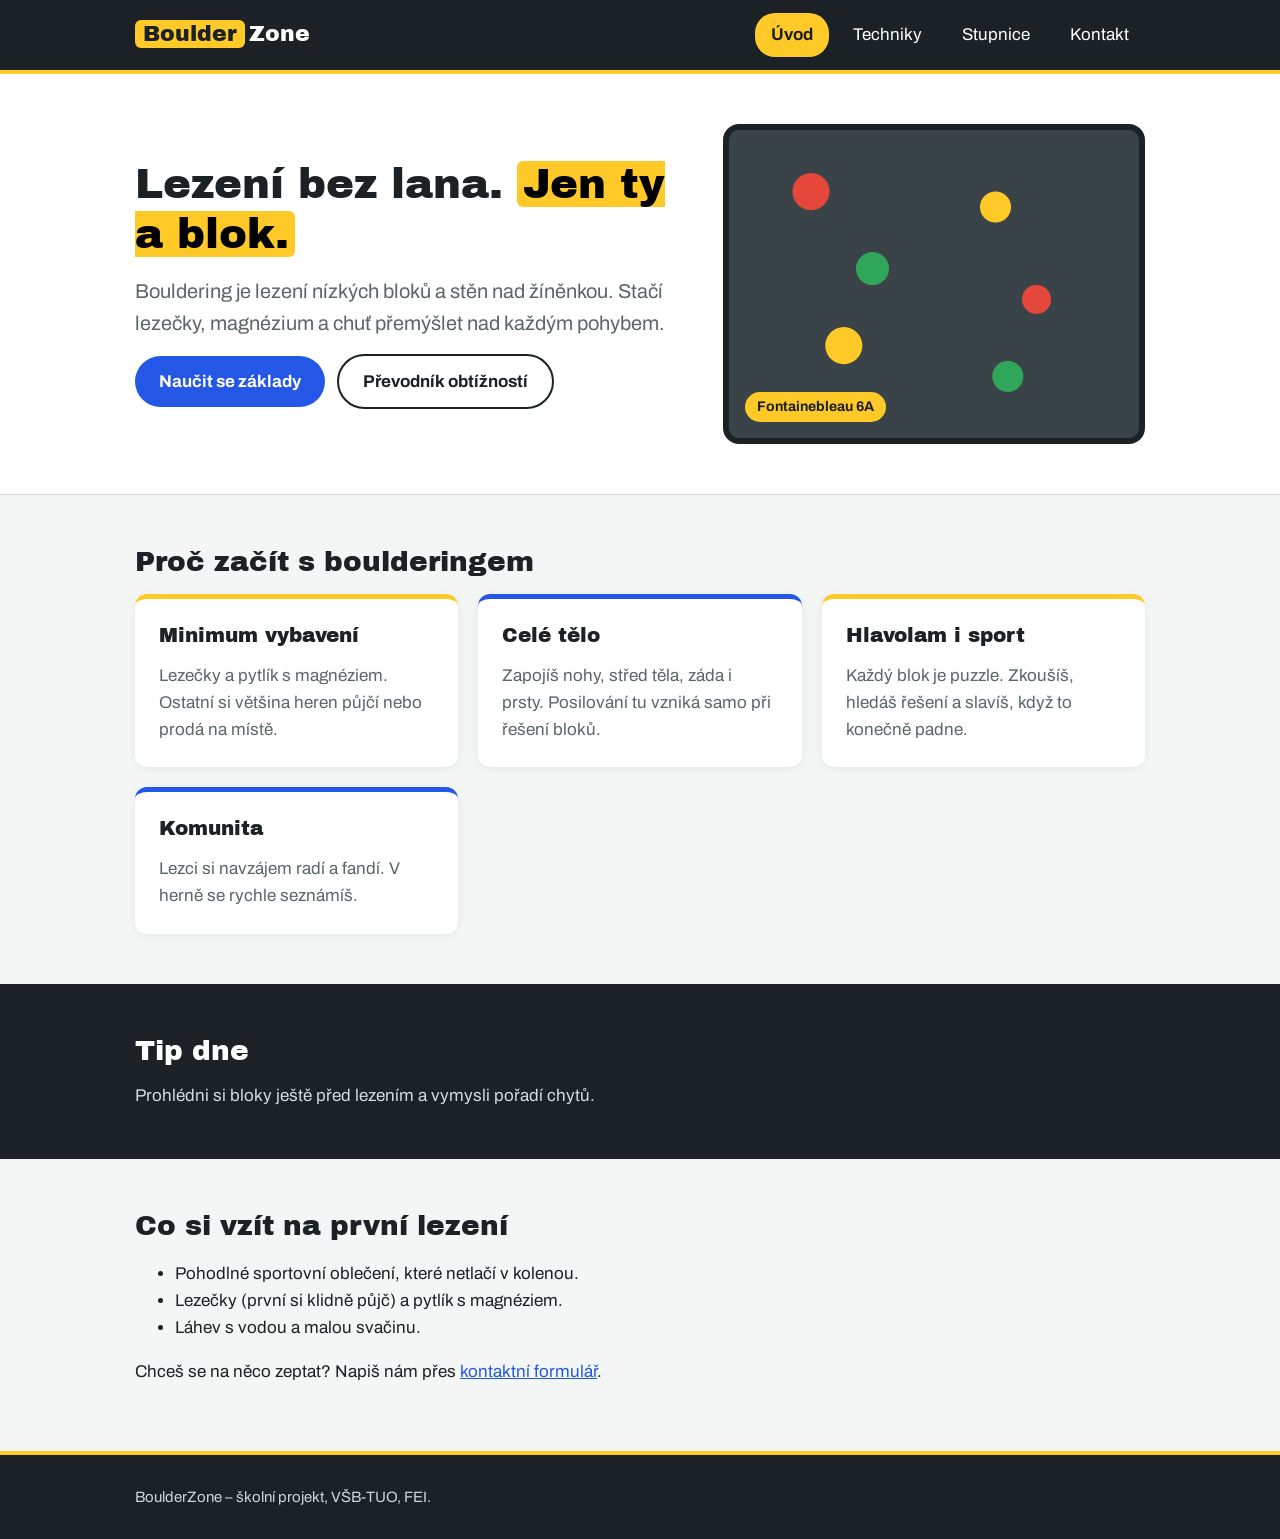
<file: index.html>
<!DOCTYPE html>
<html lang="cs">
<head>
<meta charset="UTF-8">
<meta name="viewport" content="width=device-width, initial-scale=1">
<title>Úvod | BoulderZone</title>
<meta name="description" content="Bouldering pro začátečníky: co to je, jak začít a jak se zlepšovat.">
<link rel="preconnect" href="https://fonts.googleapis.com">
<link rel="preconnect" href="https://fonts.gstatic.com" crossorigin>
<link href="https://fonts.googleapis.com/css2?family=Archivo:wght@400;700&family=Archivo+Black&display=swap" rel="stylesheet">
<link rel="stylesheet" href="css/style.css">
</head>
<body>
<header class="site-header">
  <div class="wrap">
    <a class="logo" href="index.html"><span>Boulder</span>Zone</a>
    <button class="nav-toggle" id="nav-toggle" aria-expanded="false" aria-controls="site-nav">Menu</button>
    <nav class="site-nav" id="site-nav" aria-label="Hlavní navigace">
      <ul>
        <li><a href="index.html" aria-current="page">Úvod</a></li>
        <li><a href="techniky.html">Techniky</a></li>
        <li><a href="stupnice.html">Stupnice</a></li>
        <li><a href="kontakt.html">Kontakt</a></li>
      </ul>
    </nav>
  </div>
</header>
<main>
  <section class="hero">
    <div class="wrap">
      <div>
        <h1>Lezení bez lana. <mark>Jen ty a blok.</mark></h1>
        <p class="lead">Bouldering je lezení nízkých bloků a stěn nad žíněnkou. Stačí lezečky, magnézium a chuť přemýšlet nad každým pohybem.</p>
        <a class="btn" href="techniky.html">Naučit se základy</a>
        <a class="btn alt" href="stupnice.html">Převodník obtížností</a>
      </div>
      <div class="wall" role="img" aria-label="Lezecká stěna s barevnými chyty"></div>
    </div>
  </section>

  <section>
    <div class="wrap">
      <h2>Proč začít s boulderingem</h2>
      <div class="grid">
        <article class="card"><h3>Minimum vybavení</h3><p>Lezečky a pytlík s magnéziem. Ostatní si většina heren půjčí nebo prodá na místě.</p></article>
        <article class="card"><h3>Celé tělo</h3><p>Zapojíš nohy, střed těla, záda i prsty. Posilování tu vzniká samo při řešení bloků.</p></article>
        <article class="card"><h3>Hlavolam i sport</h3><p>Každý blok je puzzle. Zkoušíš, hledáš řešení a slavíš, když to konečně padne.</p></article>
        <article class="card"><h3>Komunita</h3><p>Lezci si navzájem radí a fandí. V herně se rychle seznámíš.</p></article>
      </div>
    </div>
  </section>

  <section class="band">
    <div class="wrap">
      <h2>Tip dne</h2>
      <p id="daily-tip">Načítám tip…</p>
    </div>
  </section>

  <section>
    <div class="wrap">
      <h2>Co si vzít na první lezení</h2>
      <ul>
        <li>Pohodlné sportovní oblečení, které netlačí v kolenou.</li>
        <li>Lezečky (první si klidně půjč) a pytlík s magnéziem.</li>
        <li>Láhev s vodou a malou svačinu.</li>
      </ul>
      <p>Chceš se na něco zeptat? Napiš nám přes <a href="kontakt.html">kontaktní formulář</a>.</p>
    </div>
  </section>
</main>
<footer class="site-footer">
  <div class="wrap"><p>BoulderZone – školní projekt, VŠB-TUO, FEI.</p></div>
</footer>
<script src="js/main.js"></script>
</body>
</html>
</file>
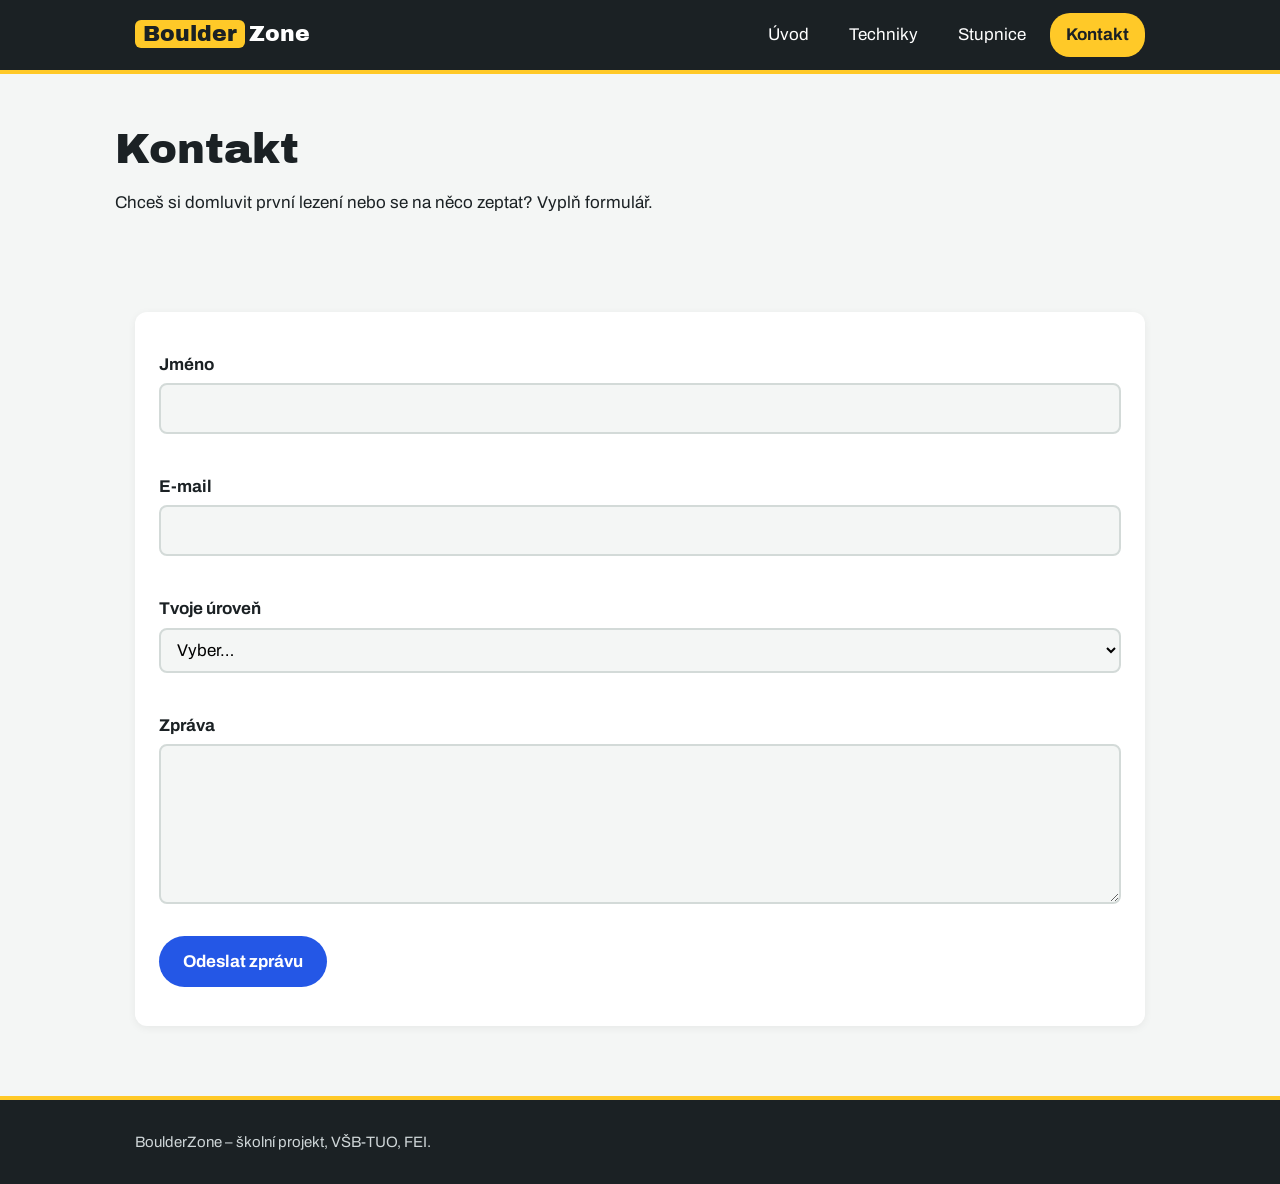
<file: kontakt.html>
<!DOCTYPE html>
<html lang="cs">
<head>
<meta charset="UTF-8">
<meta name="viewport" content="width=device-width, initial-scale=1">
<title>Kontakt | BoulderZone</title>
<meta name="description" content="Napište nám a domluvte si první lezení.">
<link rel="preconnect" href="https://fonts.googleapis.com">
<link rel="preconnect" href="https://fonts.gstatic.com" crossorigin>
<link href="https://fonts.googleapis.com/css2?family=Archivo:wght@400;700&family=Archivo+Black&display=swap" rel="stylesheet">
<link rel="stylesheet" href="css/style.css">
</head>
<body>
<header class="site-header">
  <div class="wrap">
    <a class="logo" href="index.html"><span>Boulder</span>Zone</a>
    <button class="nav-toggle" id="nav-toggle" aria-expanded="false" aria-controls="site-nav">Menu</button>
    <nav class="site-nav" id="site-nav" aria-label="Hlavní navigace">
      <ul>
        <li><a href="index.html">Úvod</a></li>
        <li><a href="techniky.html">Techniky</a></li>
        <li><a href="stupnice.html">Stupnice</a></li>
        <li><a href="kontakt.html" aria-current="page">Kontakt</a></li>
      </ul>
    </nav>
  </div>
</header>
<main>
  <div class="wrap page-title">
    <h1>Kontakt</h1>
    <p>Chceš si domluvit první lezení nebo se na něco zeptat? Vyplň formulář.</p>
  </div>
  <section>
    <div class="wrap">
      <form id="contact-form" class="tool" novalidate>
        <label for="name">Jméno</label>
        <input id="name" name="name" type="text" autocomplete="name">
        <p class="error" id="err-name" aria-live="polite"></p>

        <label for="email">E-mail</label>
        <input id="email" name="email" type="email" autocomplete="email">
        <p class="error" id="err-email" aria-live="polite"></p>

        <label for="level">Tvoje úroveň</label>
        <select id="level" name="level">
          <option value="">Vyber…</option>
          <option>Nikdy jsem nelezl</option>
          <option>Začátečník</option>
          <option>Pokročilý</option>
        </select>
        <p class="error" id="err-level" aria-live="polite"></p>

        <label for="message">Zpráva</label>
        <textarea id="message" name="message" rows="5"></textarea>
        <p class="error" id="err-message" aria-live="polite"></p>

        <button class="btn" type="submit">Odeslat zprávu</button>
        <p id="form-status" class="status" role="status"></p>
      </form>
    </div>
  </section>
</main>
<footer class="site-footer">
  <div class="wrap"><p>BoulderZone – školní projekt, VŠB-TUO, FEI.</p></div>
</footer>
<script src="js/main.js"></script>
</body>
</html>
</file>
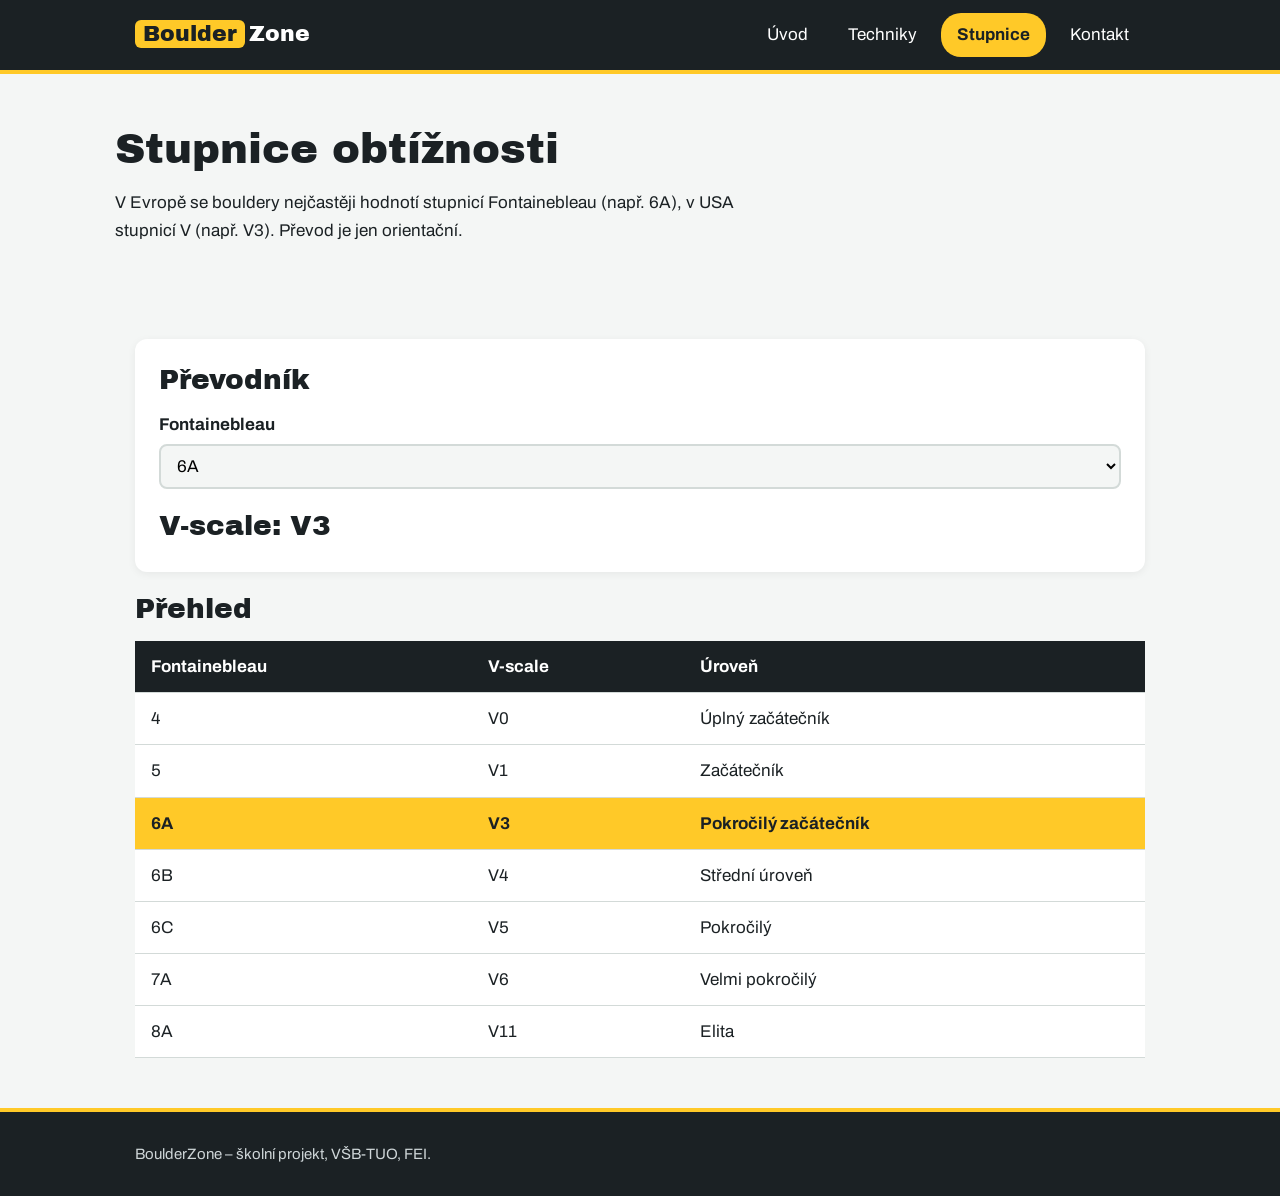
<file: stupnice.html>
<!DOCTYPE html>
<html lang="cs">
<head>
<meta charset="UTF-8">
<meta name="viewport" content="width=device-width, initial-scale=1">
<title>Stupnice | BoulderZone</title>
<meta name="description" content="Převodník bouldrových stupnic Fontainebleau a V-scale.">
<link rel="preconnect" href="https://fonts.googleapis.com">
<link rel="preconnect" href="https://fonts.gstatic.com" crossorigin>
<link href="https://fonts.googleapis.com/css2?family=Archivo:wght@400;700&family=Archivo+Black&display=swap" rel="stylesheet">
<link rel="stylesheet" href="css/style.css">
</head>
<body>
<header class="site-header">
  <div class="wrap">
    <a class="logo" href="index.html"><span>Boulder</span>Zone</a>
    <button class="nav-toggle" id="nav-toggle" aria-expanded="false" aria-controls="site-nav">Menu</button>
    <nav class="site-nav" id="site-nav" aria-label="Hlavní navigace">
      <ul>
        <li><a href="index.html">Úvod</a></li>
        <li><a href="techniky.html">Techniky</a></li>
        <li><a href="stupnice.html" aria-current="page">Stupnice</a></li>
        <li><a href="kontakt.html">Kontakt</a></li>
      </ul>
    </nav>
  </div>
</header>
<main>
  <div class="wrap page-title">
    <h1>Stupnice obtížnosti</h1>
    <p>V Evropě se bouldery nejčastěji hodnotí stupnicí Fontainebleau (např. 6A), v USA stupnicí V (např. V3). Převod je jen orientační.</p>
  </div>
  <section>
    <div class="wrap">
      <div class="tool">
        <h2>Převodník</h2>
        <label for="font-grade">Fontainebleau</label>
        <select id="font-grade"></select>
        <p class="result" aria-live="polite">V-scale: <span id="v-grade">–</span></p>
      </div>

      <h2>Přehled</h2>
      <div class="table-scroll">
        <table id="grade-table">
          <thead><tr><th>Fontainebleau</th><th>V-scale</th><th>Úroveň</th></tr></thead>
          <tbody>
            <tr data-font="4"><td>4</td><td>V0</td><td>Úplný začátečník</td></tr>
            <tr data-font="5"><td>5</td><td>V1</td><td>Začátečník</td></tr>
            <tr data-font="6A"><td>6A</td><td>V3</td><td>Pokročilý začátečník</td></tr>
            <tr data-font="6B"><td>6B</td><td>V4</td><td>Střední úroveň</td></tr>
            <tr data-font="6C"><td>6C</td><td>V5</td><td>Pokročilý</td></tr>
            <tr data-font="7A"><td>7A</td><td>V6</td><td>Velmi pokročilý</td></tr>
            <tr data-font="8A"><td>8A</td><td>V11</td><td>Elita</td></tr>
          </tbody>
        </table>
      </div>
    </div>
  </section>
</main>
<footer class="site-footer">
  <div class="wrap"><p>BoulderZone – školní projekt, VŠB-TUO, FEI.</p></div>
</footer>
<script src="js/main.js"></script>
</body>
</html>
</file>
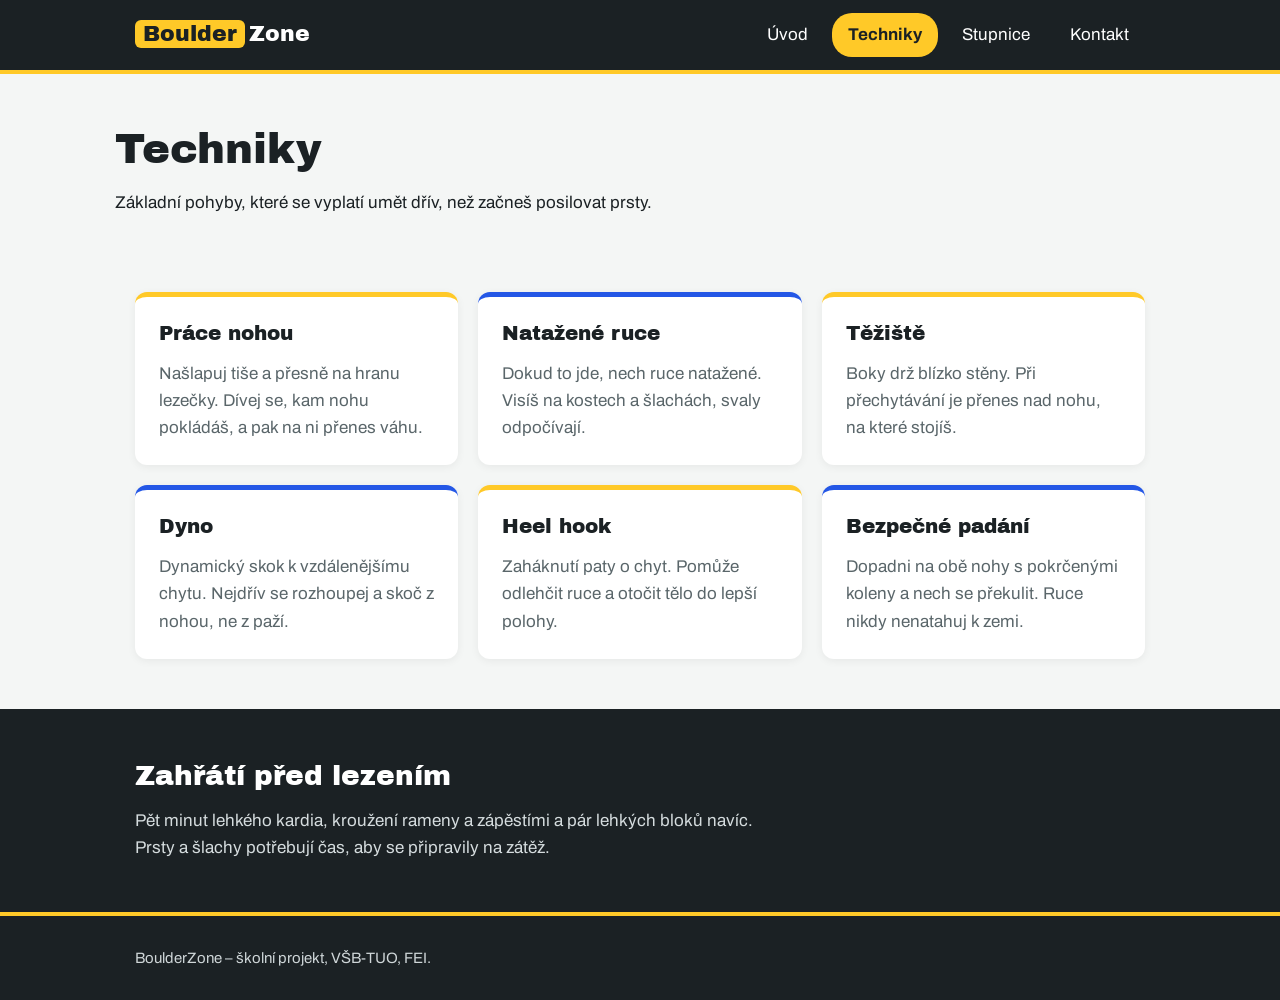
<file: techniky.html>
<!DOCTYPE html>
<html lang="cs">
<head>
<meta charset="UTF-8">
<meta name="viewport" content="width=device-width, initial-scale=1">
<title>Techniky | BoulderZone</title>
<meta name="description" content="Základní lezecké techniky v boulderingu: práce nohou, těžiště, dynamické lezení a pády.">
<link rel="preconnect" href="https://fonts.googleapis.com">
<link rel="preconnect" href="https://fonts.gstatic.com" crossorigin>
<link href="https://fonts.googleapis.com/css2?family=Archivo:wght@400;700&family=Archivo+Black&display=swap" rel="stylesheet">
<link rel="stylesheet" href="css/style.css">
</head>
<body>
<header class="site-header">
  <div class="wrap">
    <a class="logo" href="index.html"><span>Boulder</span>Zone</a>
    <button class="nav-toggle" id="nav-toggle" aria-expanded="false" aria-controls="site-nav">Menu</button>
    <nav class="site-nav" id="site-nav" aria-label="Hlavní navigace">
      <ul>
        <li><a href="index.html">Úvod</a></li>
        <li><a href="techniky.html" aria-current="page">Techniky</a></li>
        <li><a href="stupnice.html">Stupnice</a></li>
        <li><a href="kontakt.html">Kontakt</a></li>
      </ul>
    </nav>
  </div>
</header>
<main>
  <div class="wrap page-title">
    <h1>Techniky</h1>
    <p class="lead">Základní pohyby, které se vyplatí umět dřív, než začneš posilovat prsty.</p>
  </div>
  <section>
    <div class="wrap grid">
      <article class="card"><h3>Práce nohou</h3><p>Našlapuj tiše a přesně na hranu lezečky. Dívej se, kam nohu pokládáš, a pak na ni přenes váhu.</p></article>
      <article class="card"><h3>Natažené ruce</h3><p>Dokud to jde, nech ruce natažené. Visíš na kostech a šlachách, svaly odpočívají.</p></article>
      <article class="card"><h3>Těžiště</h3><p>Boky drž blízko stěny. Při přechytávání je přenes nad nohu, na které stojíš.</p></article>
      <article class="card"><h3>Dyno</h3><p>Dynamický skok k vzdálenějšímu chytu. Nejdřív se rozhoupej a skoč z nohou, ne z paží.</p></article>
      <article class="card"><h3>Heel hook</h3><p>Zaháknutí paty o chyt. Pomůže odlehčit ruce a otočit tělo do lepší polohy.</p></article>
      <article class="card"><h3>Bezpečné padání</h3><p>Dopadni na obě nohy s pokrčenými koleny a nech se překulit. Ruce nikdy nenatahuj k zemi.</p></article>
    </div>
  </section>
  <section class="band">
    <div class="wrap">
      <h2>Zahřátí před lezením</h2>
      <p>Pět minut lehkého kardia, kroužení rameny a zápěstími a pár lehkých bloků navíc. Prsty a šlachy potřebují čas, aby se připravily na zátěž.</p>
    </div>
  </section>
</main>
<footer class="site-footer">
  <div class="wrap"><p>BoulderZone – školní projekt, VŠB-TUO, FEI.</p></div>
</footer>
<script src="js/main.js"></script>
</body>
</html>
</file>
<file: css/style.css>
/* =========================================
   1. BAREVNÉ PROMĚNNÉ A ZÁKLAD
   ========================================= */
:root {
  --pozadi: #f4f6f5;
  --bila: #ffffff;
  --tmava: #1b2124;
  --seda: #5a666a;
  --cara: #d3dad8;
  --zluta: #ffc928;
  --modra: #2457e6;
  --zelena: #1a7a3c;
  --cervena: #b3261e;
}

* {
  box-sizing: border-box;
}

body {
  margin: 0;
  background-color: var(--pozadi);
  color: var(--tmava);
  font-family: "Archivo", Arial, sans-serif;
  font-size: 17px;
  line-height: 1.6;
}

/* Centrovaný obal obsahu na všech stránkách */
.wrap {
  max-width: 1050px;
  margin: 0 auto;
  padding: 0 20px;
}

section {
  padding: 50px 0;
}

/* =========================================
   2. NADPISY, TEXTY A TLAČÍTKA
   ========================================= */
h1, h2, h3 {
  font-family: "Archivo Black", Impact, sans-serif;
  font-weight: 400;
  line-height: 1.2;
  margin: 0 0 15px 0;
}

h1 { font-size: 42px; }
h2 { font-size: 28px; }
h3 { font-size: 20px; }

p {
  margin: 0 0 15px 0;
  max-width: 65ch;
}

a {
  color: var(--modra);
}

.page-title {
  padding: 50px 0 10px 0;
}

.btn {
  display: inline-block;
  background-color: var(--modra);
  color: var(--bila);
  padding: 12px 24px;
  border: none;
  border-radius: 30px;
  font: inherit;
  font-weight: 700;
  text-decoration: none;
  cursor: pointer;
}

.btn:hover {
  opacity: 0.9;
}

.btn.alt {
  background-color: transparent;
  color: var(--tmava);
  border: 2px solid var(--tmava);
  margin-left: 8px;
}

/* =========================================
   3. HLAVIČKA A NAVIGACE
   ========================================= */
.site-header {
  background-color: var(--tmava);
  color: var(--bila);
  border-bottom: 4px solid var(--zluta);
  position: sticky;
  top: 0;
  z-index: 10;
}

.site-header .wrap {
  display: flex;
  align-items: center;
  justify-content: space-between;
  height: 70px;
}

.logo {
  font-family: "Archivo Black", Impact, sans-serif;
  color: var(--bila);
  text-decoration: none;
  font-size: 22px;
}

.logo span {
  background-color: var(--zluta);
  color: var(--tmava);
  padding: 2px 8px;
  border-radius: 6px;
  margin-right: 4px;
}

.nav-toggle {
  display: none;
  background: none;
  border: 2px solid var(--bila);
  color: var(--bila);
  padding: 6px 14px;
  border-radius: 20px;
  font: inherit;
  cursor: pointer;
}

.site-nav ul {
  list-style: none;
  display: flex;
  gap: 8px;
  margin: 0;
  padding: 0;
}

.site-nav a {
  color: var(--bila);
  text-decoration: none;
  padding: 8px 16px;
  border-radius: 20px;
  display: block;
}

.site-nav a:hover {
  background-color: rgba(255, 255, 255, 0.15);
}

.site-nav a[aria-current="page"] {
  background-color: var(--zluta);
  color: var(--tmava);
  font-weight: 700;
}

/* =========================================
   4. ÚVODNÍ HERO SEKCE (index.html)
   ========================================= */
.hero {
  background-color: var(--bila);
  border-bottom: 1px solid var(--cara);
}

.hero .wrap {
  display: grid;
  grid-template-columns: 1.3fr 1fr;
  gap: 40px;
  align-items: center;
}

.hero h1 mark {
  background-color: var(--zluta);
  padding: 0 6px;
  border-radius: 6px;
}

.hero .lead {
  font-size: 20px;
  color: var(--seda);
}

/* Zjednodušená ilustrace stěny */
.wall {
  height: 320px;
  background-color: #3a4448;
  border: 6px solid var(--tmava);
  border-radius: 16px;
  position: relative;
}

.wall::after {
  content: "Fontainebleau 6A";
  position: absolute;
  left: 16px;
  bottom: 16px;
  background-color: var(--zluta);
  color: var(--tmava);
  font-weight: 700;
  padding: 4px 12px;
  border-radius: 20px;
  font-size: 14px;
}

/* =========================================
   5. KARTY A TMAVÝ PRUH
   ========================================= */
.grid {
  display: grid;
  grid-template-columns: repeat(auto-fit, minmax(240px, 1fr));
  gap: 20px;
}

.card {
  background-color: var(--bila);
  border-top: 5px solid var(--zluta);
  padding: 24px;
  border-radius: 12px;
  box-shadow: 0 2px 8px rgba(0, 0, 0, 0.06);
}

.card:nth-child(even) {
  border-top-color: var(--modra);
}

.card p {
  margin: 0;
  color: var(--seda);
}

.band {
  background-color: var(--tmava);
  color: var(--bila);
}

.band p {
  color: #d5dcde;
  margin: 0;
}

/* =========================================
   6. TABULKY A FORMULÁŘE
   ========================================= */
.tool {
  background-color: var(--bila);
  padding: 24px;
  border-radius: 12px;
  box-shadow: 0 2px 8px rgba(0, 0, 0, 0.06);
  margin: 20px 0;
}

.table-scroll {
  overflow-x: auto;
}

table {
  width: 100%;
  border-collapse: collapse;
  background-color: var(--bila);
}

th, td {
  padding: 12px 16px;
  text-align: left;
  border-bottom: 1px solid var(--cara);
}

th {
  background-color: var(--tmava);
  color: var(--bila);
}

/* Zvýrazněný řádek z JavaScriptu */
tr.hl td {
  background-color: var(--zluta);
  font-weight: 700;
}

.result {
  font-family: "Archivo Black", Impact, sans-serif;
  font-size: 28px;
  margin: 15px 0 0 0;
}

label {
  display: block;
  font-weight: 700;
  margin: 15px 0 5px 0;
}

input, select, textarea {
  width: 100%;
  padding: 10px 12px;
  font: inherit;
  border: 2px solid var(--cara);
  border-radius: 8px;
  background-color: var(--pozadi);
}

input:focus, select:focus, textarea:focus {
  outline: none;
  border-color: var(--modra);
}

input[aria-invalid="true"],
select[aria-invalid="true"],
textarea[aria-invalid="true"] {
  border-color: var(--cervena);
}

.error {
  color: var(--cervena);
  font-size: 14px;
  min-height: 20px;
  margin: 4px 0 0 0;
}

.status {
  margin-top: 15px;
  font-weight: 700;
}

.status.ok {
  color: var(--zelena);
}

/* =========================================
   7. PATIČKA A MOBILNÍ ZOBRAZENÍ
   ========================================= */
.site-footer {
  background-color: var(--tmava);
  color: #cfd6d8;
  padding: 30px 0;
  font-size: 15px;
  border-top: 4px solid var(--zluta);
}

.site-footer p {
  margin: 0;
}

@media (max-width: 760px) {
  h1 { font-size: 32px; }
  
  .hero .wrap {
    grid-template-columns: 1fr;
  }

  .wall {
    height: 200px;
    order: -1;
  }

  .nav-toggle {
    display: block;
  }

  .site-nav {
    display: none;
    position: absolute;
    top: 70px;
    left: 0;
    right: 0;
    background-color: var(--tmava);
    padding: 10px 20px 20px 20px;
  }

  .site-nav.open {
    display: block;
  }

  .site-nav ul {
    flex-direction: column;
  }

  .btn.alt {
    margin: 10px 0 0 0;
  }
}

.wall {
  height: 320px;
  border: 6px solid var(--tmava);
  border-radius: 16px;
  position: relative;
  /* Jednoduché barevné tečky (chyty) na šedém pozadí */
  background:
    radial-gradient(circle at 20% 20%, #e5483b 18px, transparent 19px),
    radial-gradient(circle at 65% 25%, #ffc928 15px, transparent 16px),
    radial-gradient(circle at 35% 45%, #2fa65a 16px, transparent 17px),
    radial-gradient(circle at 75% 55%, #e5483b 14px, transparent 15px),
    radial-gradient(circle at 28% 70%, #ffc928 18px, transparent 19px),
    radial-gradient(circle at 68% 80%, #2fa65a 15px, transparent 16px),
    #3a4448;
}
</file>
